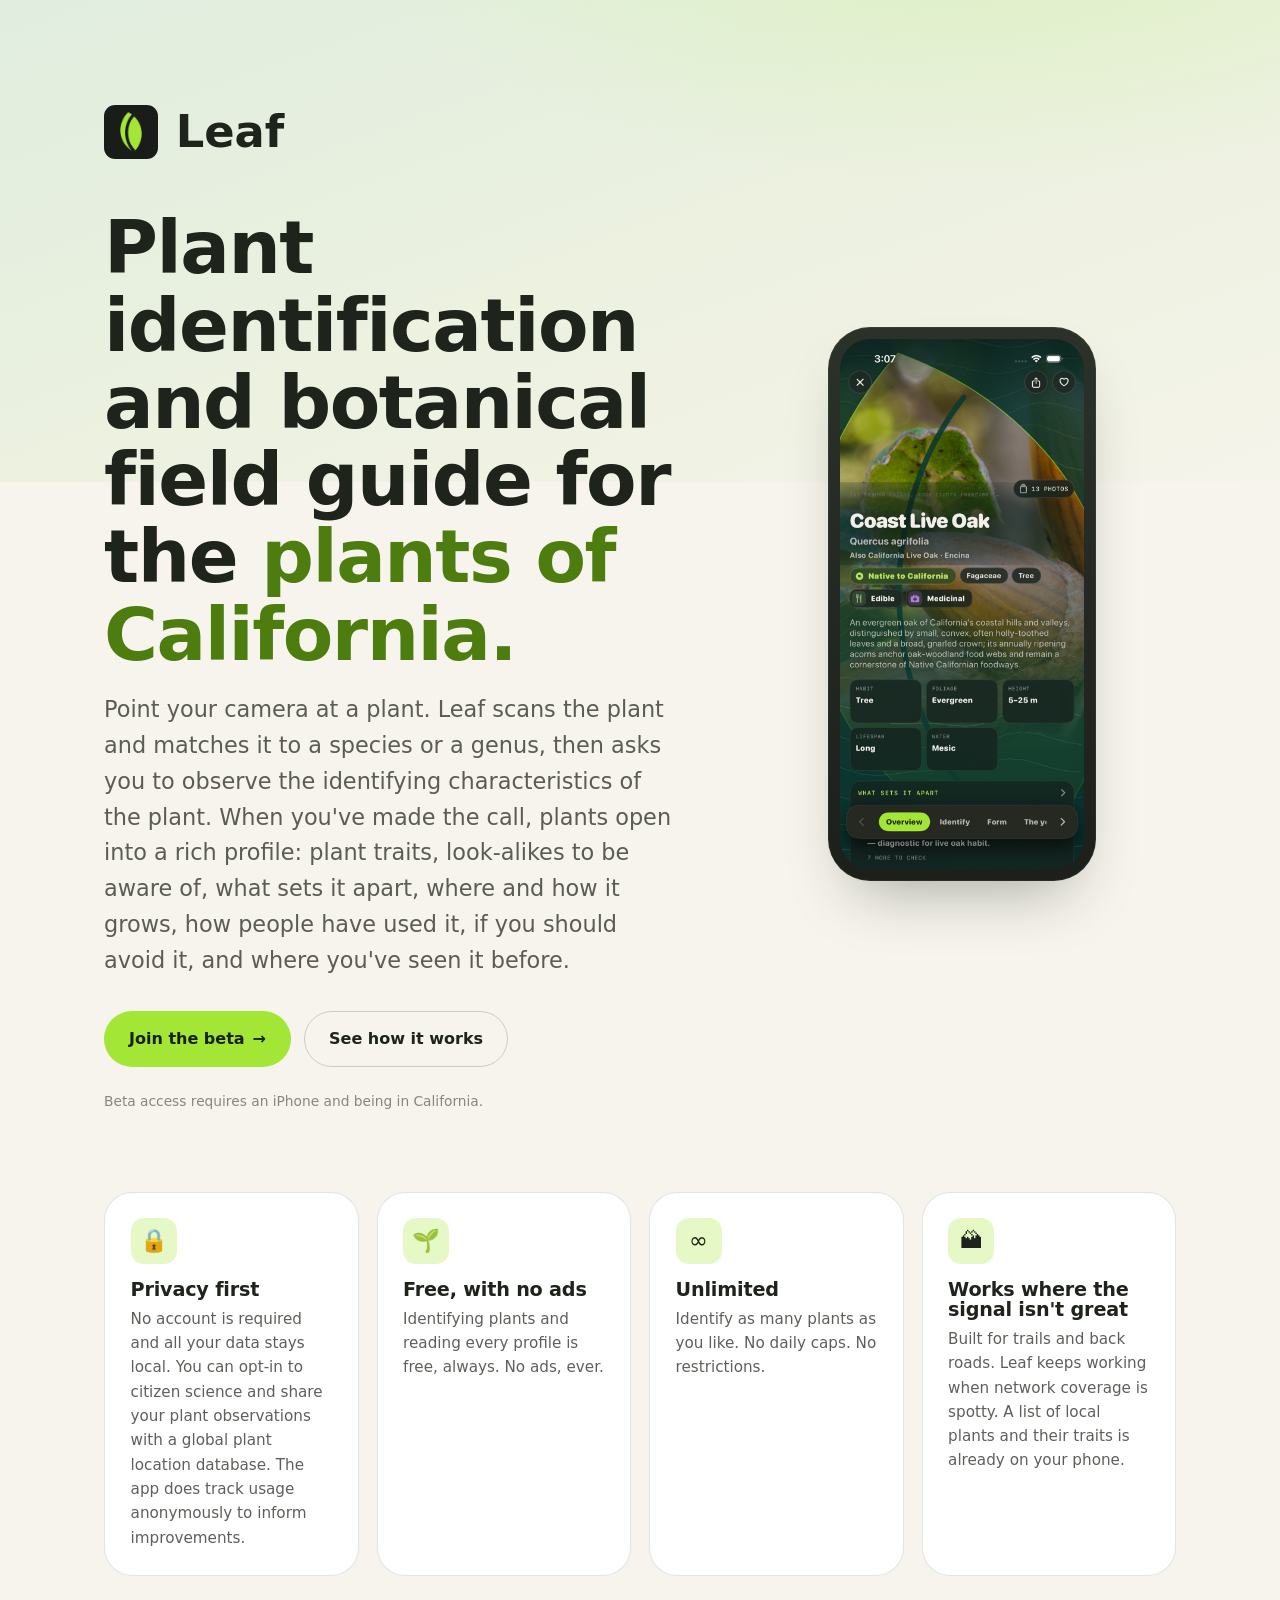
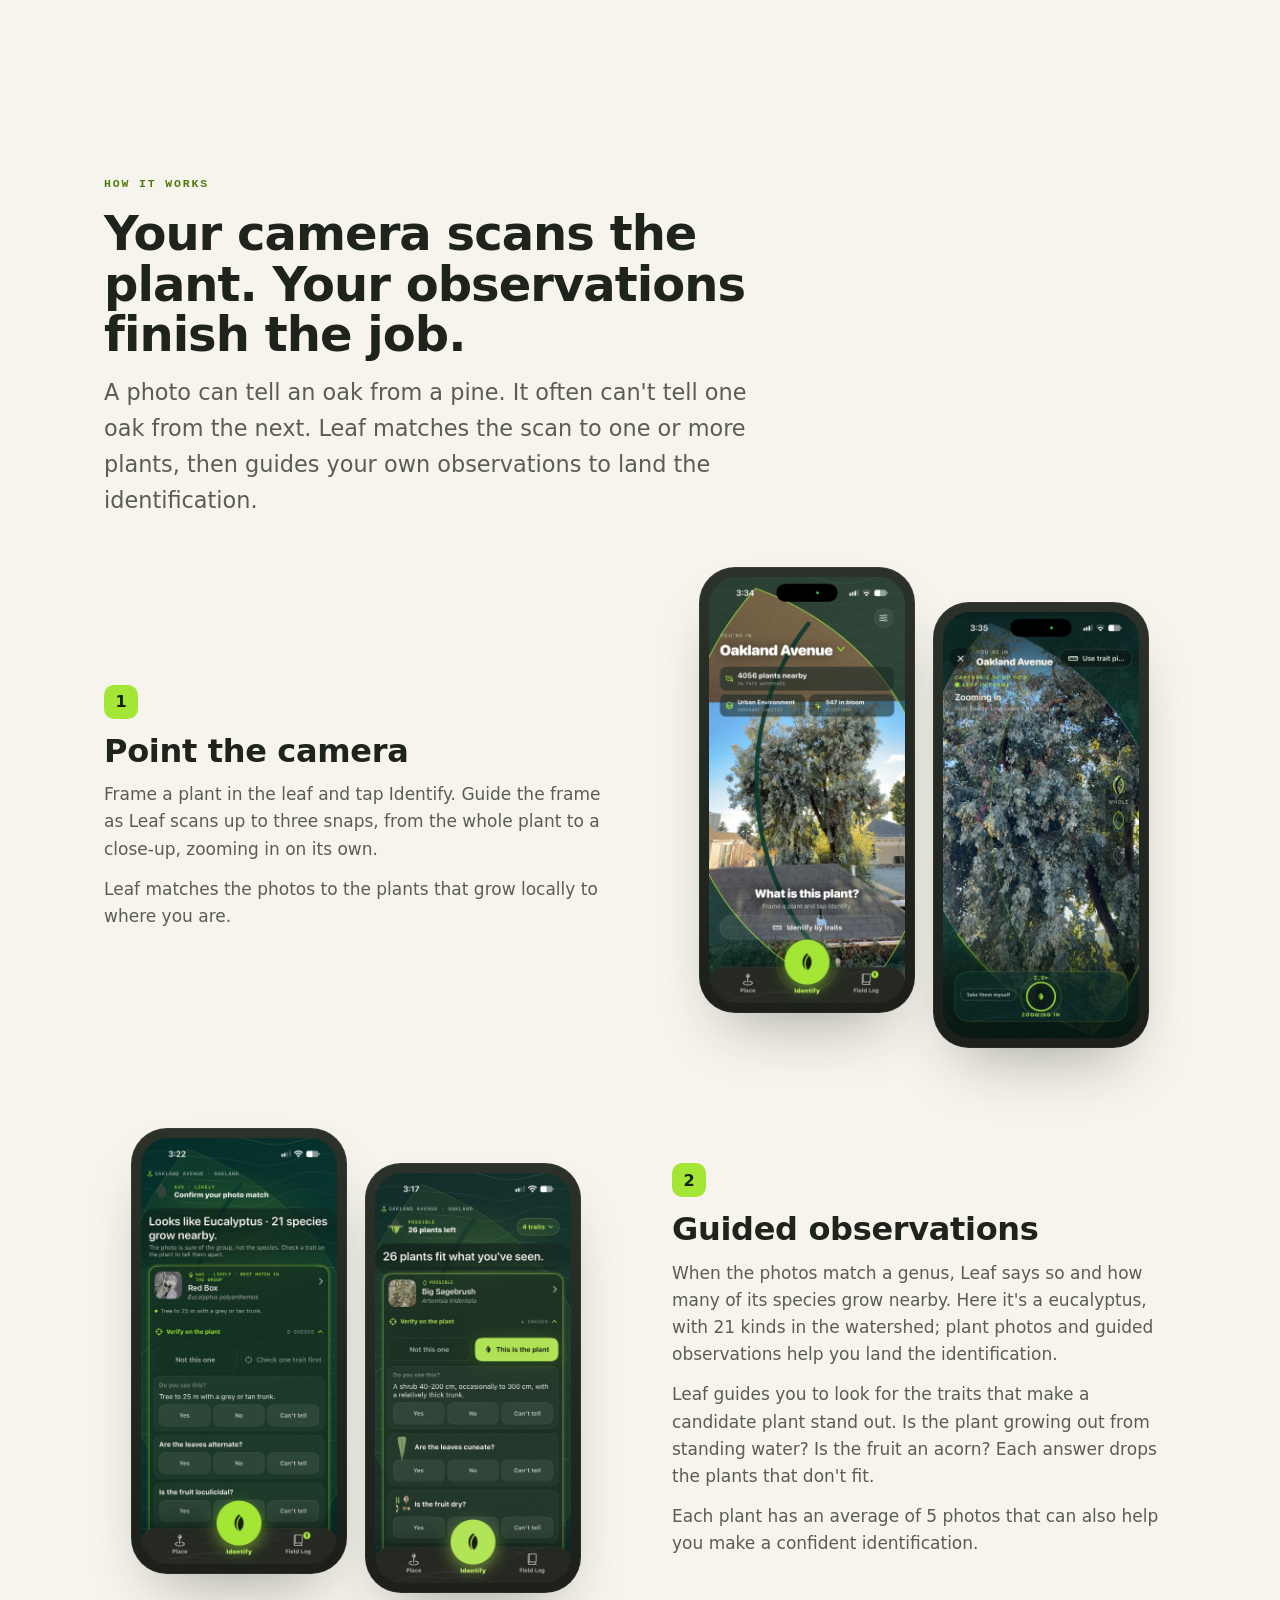
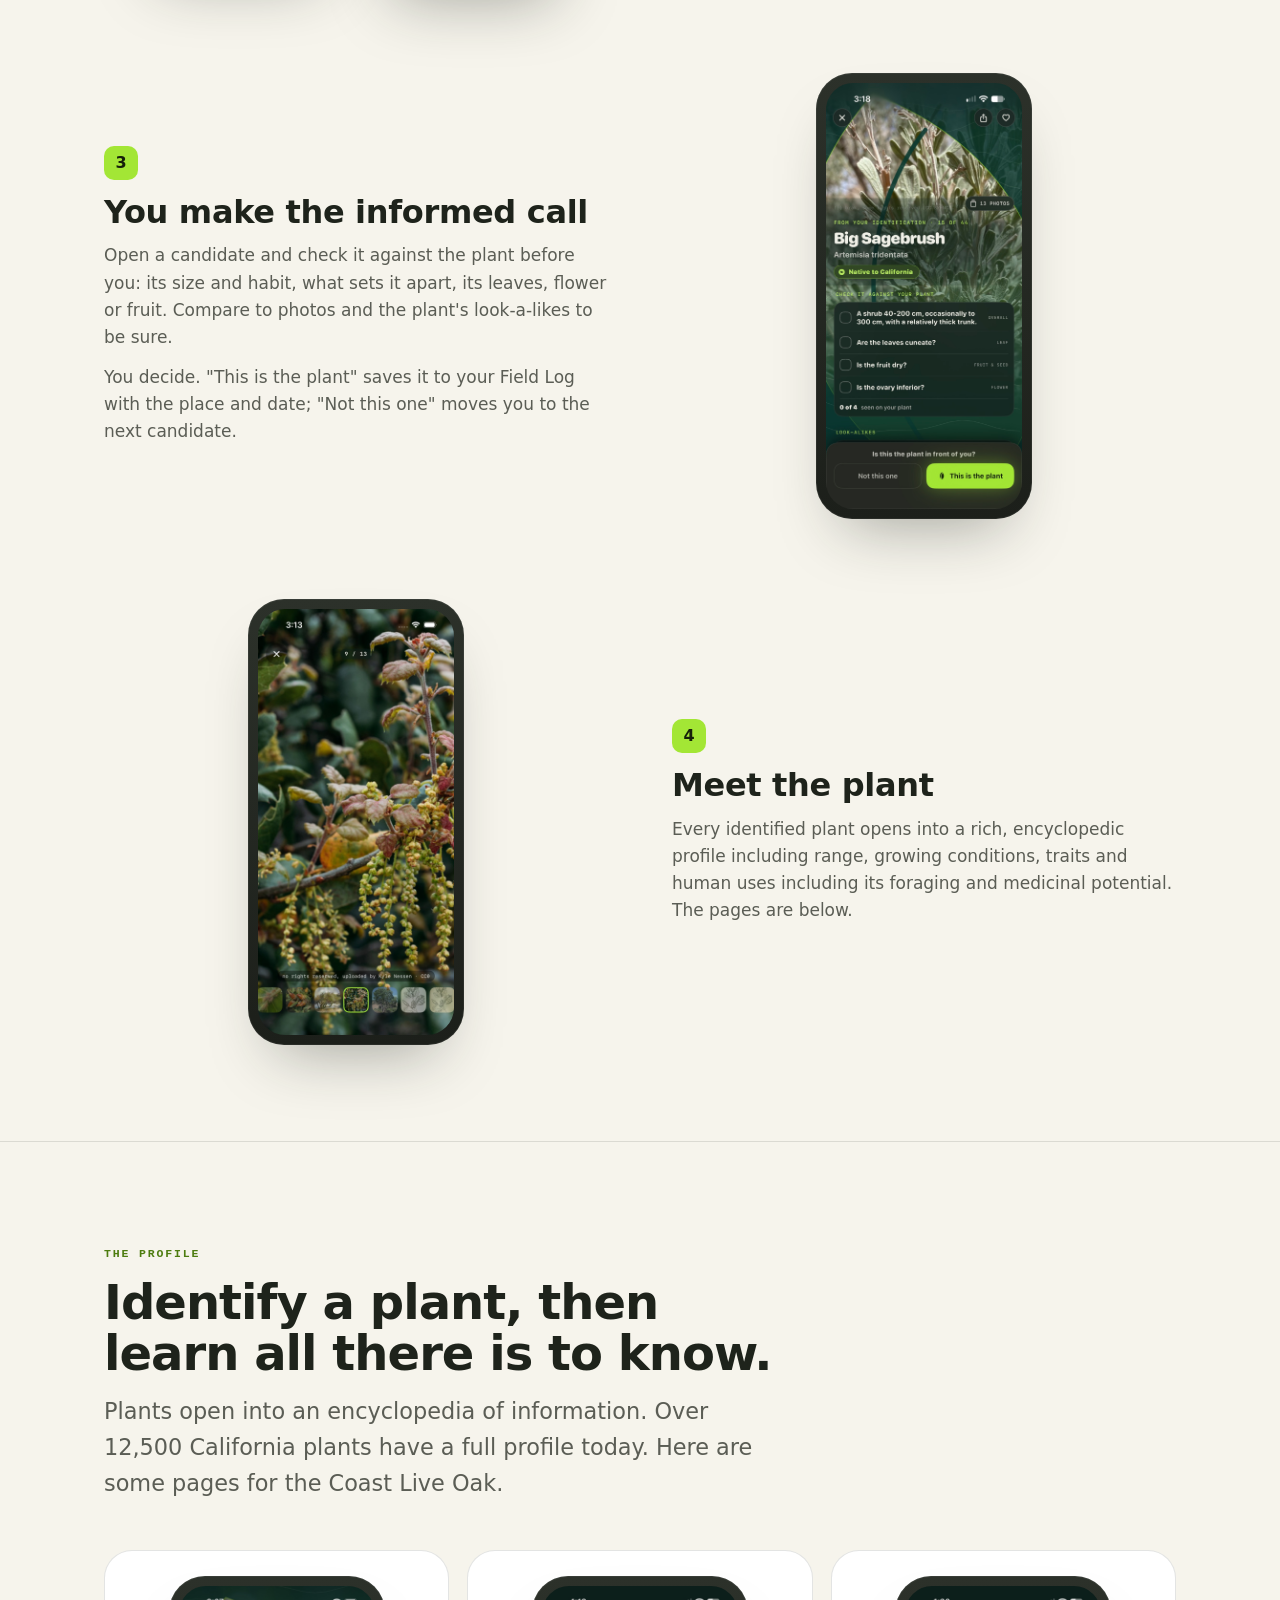
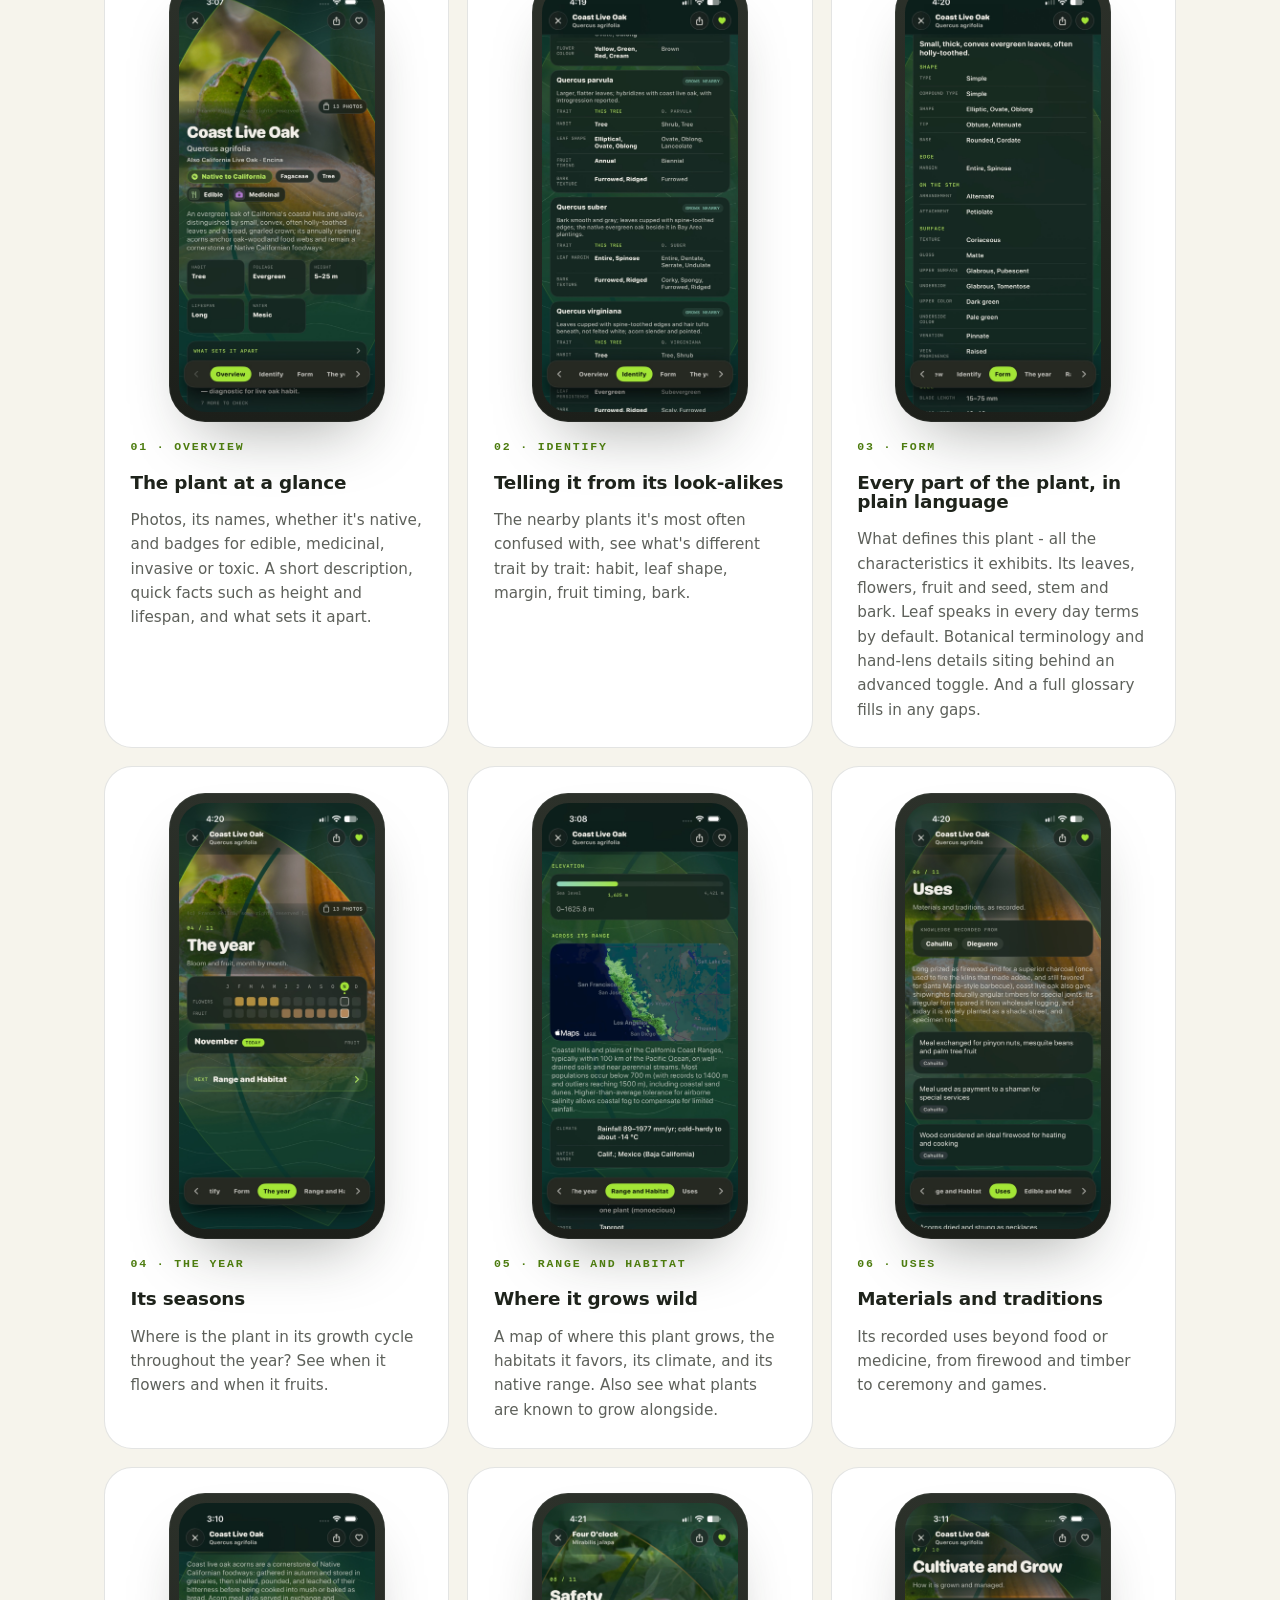
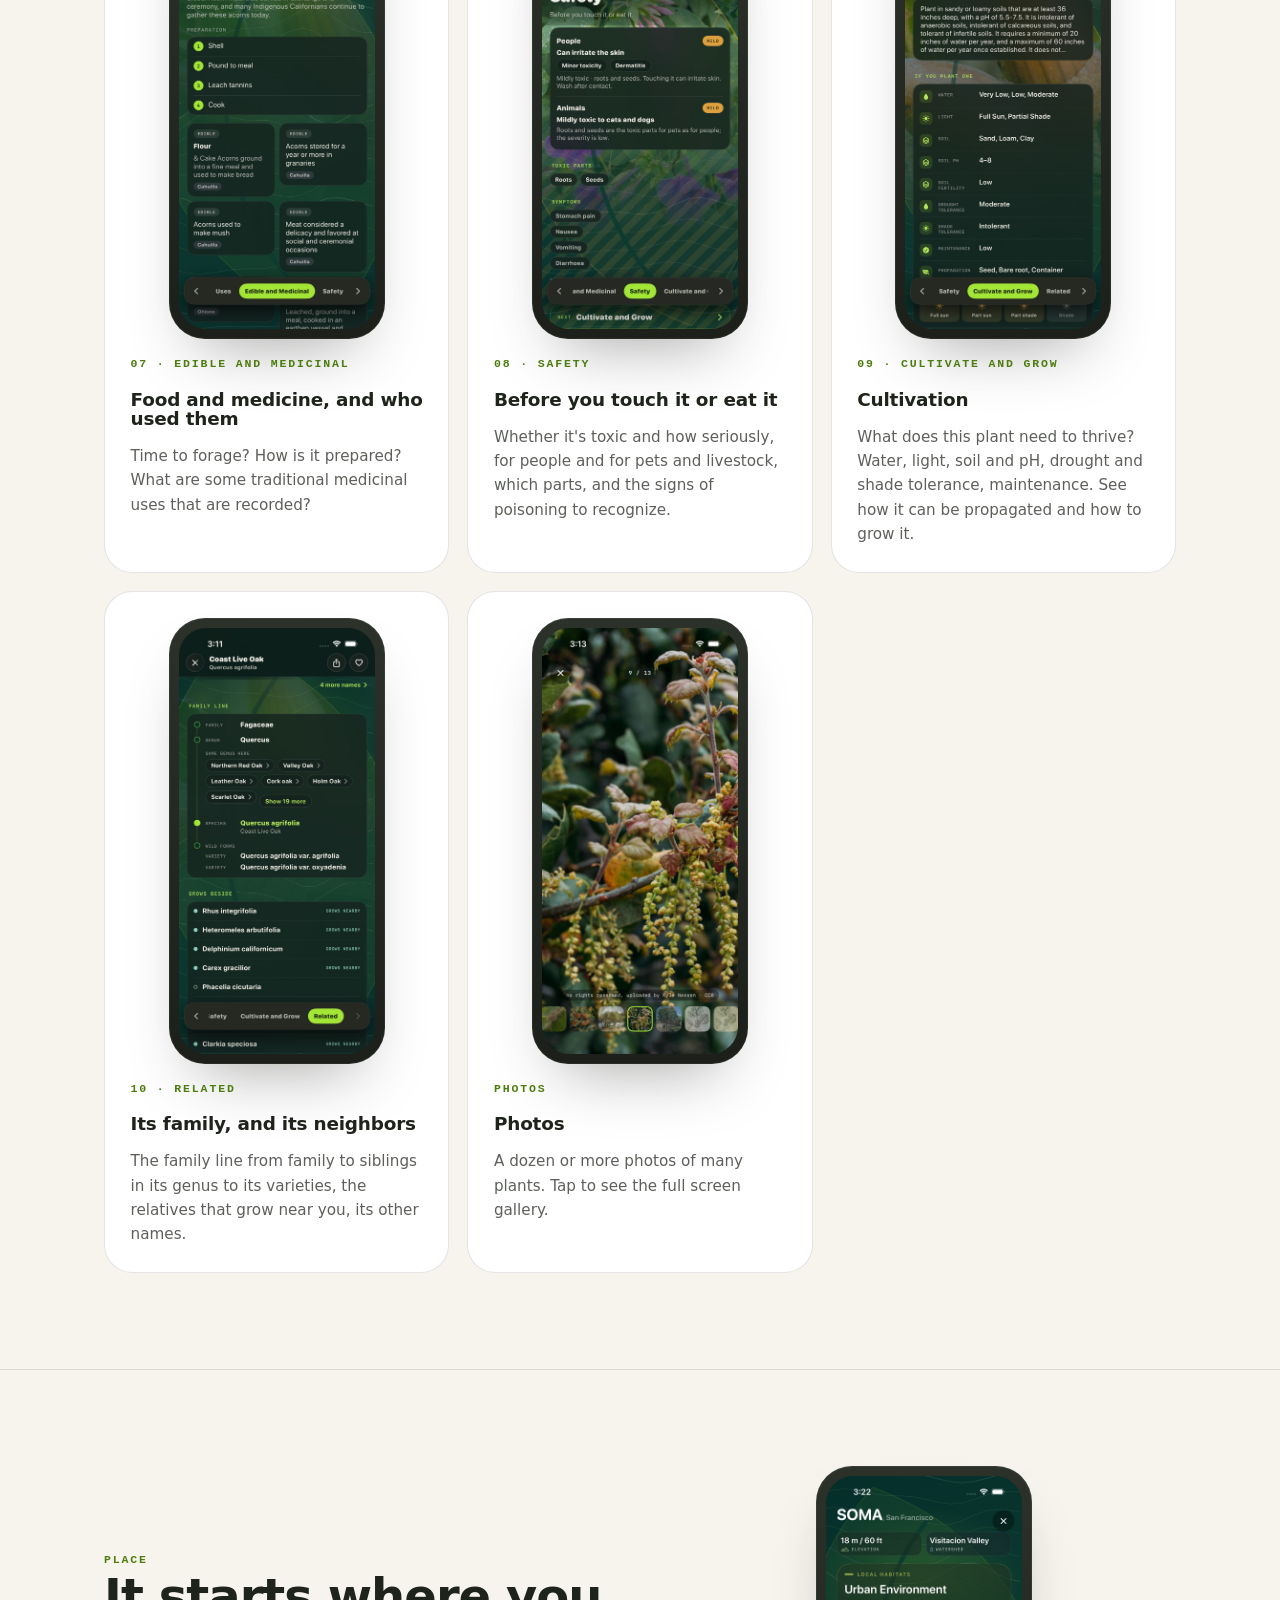
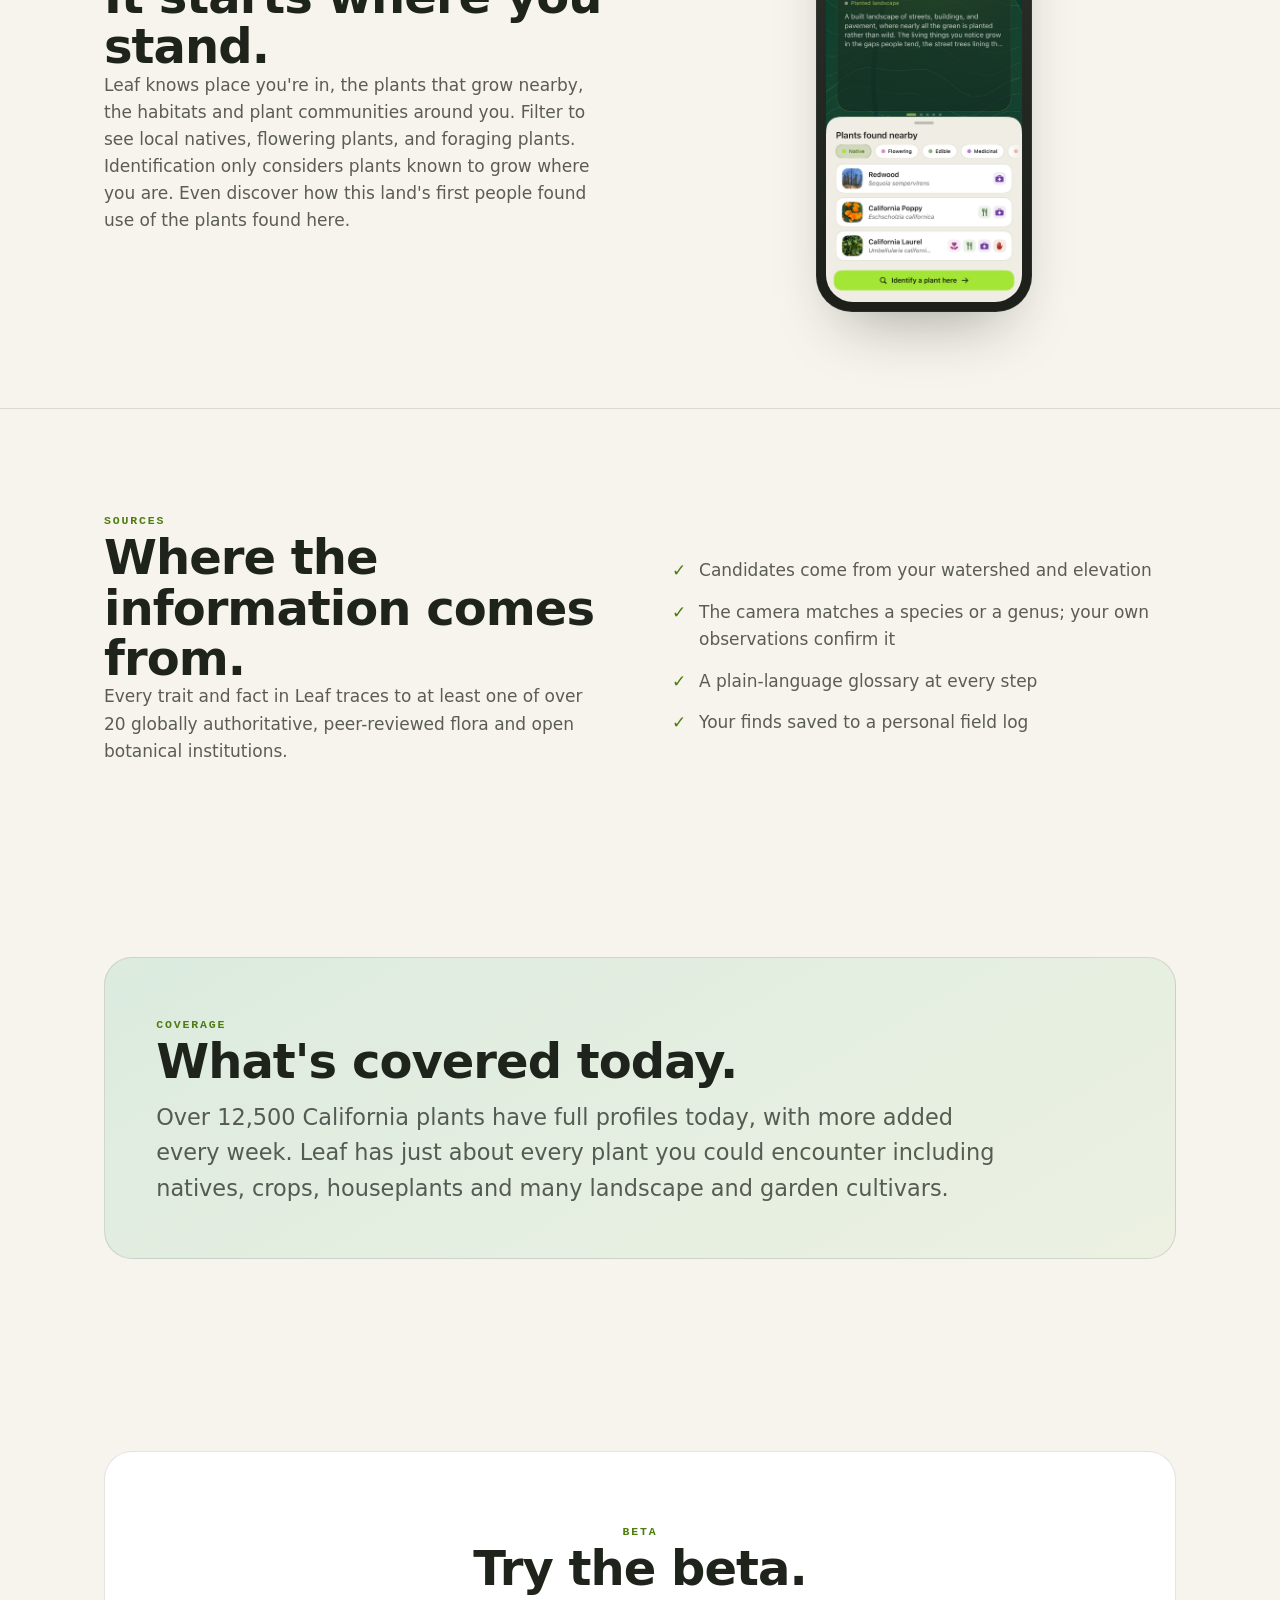
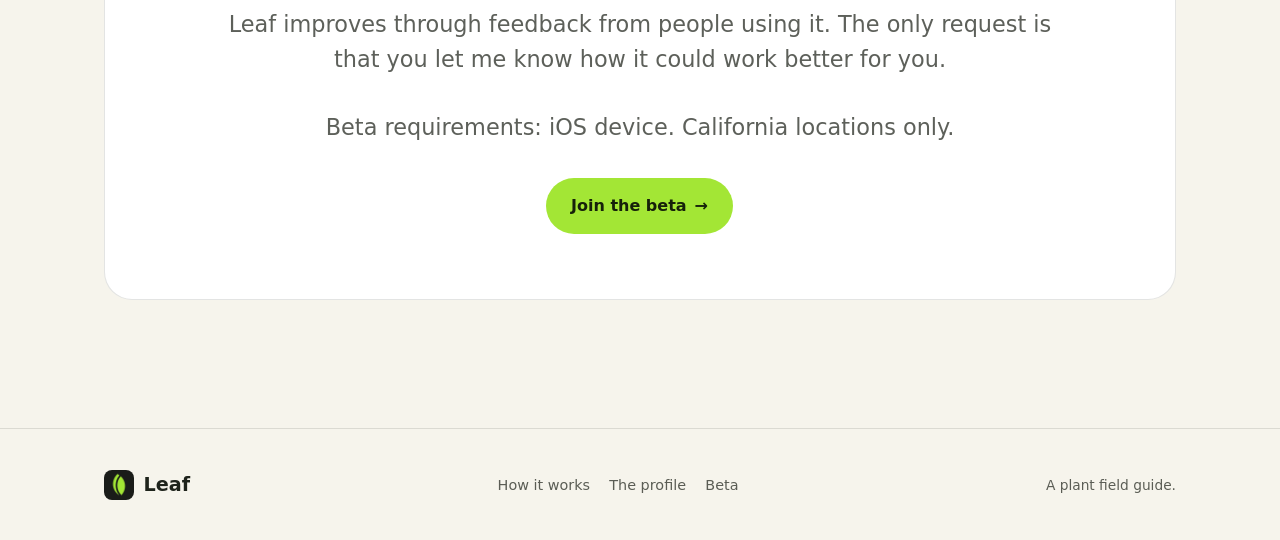
<file: index.html>
<!doctype html>
<html lang="en">
<head>
<meta charset="utf-8">
<meta name="viewport" content="width=device-width, initial-scale=1">
<title>Leaf: A plant field guide for California</title>
<meta name="description" content="Leaf helps you identify the plants around you with your camera and your own observations, then tells their story: what sets them apart, where they grow wild, how to grow them, their uses as food and medicine, and if you should avoid them.">
<meta property="og:title" content="Leaf:  A plant field guide for California">
<meta property="og:description" content="Point your camera, check what you see, and meet the plant: a rich profile for every one.">
<meta property="og:type" content="website">
<link rel="icon" href="leaf-icon.png">
<link rel="apple-touch-icon" href="leaf-icon.png">
<link rel="stylesheet" href="style.css">
</head>
<body>

<header class="hero">
  <div class="wrap">
    <div class="hero-copy">
      <a class="brand hero-brand" href="index.html"><img src="leaf-icon.png" alt=""> Leaf</a>
      <h1>Plant identification and botanical field guide for the <span class="em">plants of California.</span></h1>
      <p class="lede">Point your camera at a plant. Leaf scans the plant and matches it to a species or a genus, then asks you to observe the identifying characteristics of the plant. When you've made the call, plants open into a rich profile: plant traits, look-alikes to be aware of, what sets it apart, where and how it grows, how people have used it, if you should avoid it, and where you've seen it before.</p>
      <div class="hero-cta">
        <a class="btn btn-primary" href="beta.html">Join the beta <span class="arrow">&rarr;</span></a>
        <a class="btn btn-ghost" href="#how">See how it works</a>
      </div>
      <p class="hero-note">Beta access requires an iPhone and being in California.</p>
    </div>

    <div class="hero-mock">
      <div class="phone">
        <img class="phone-img" src="profile-overview.jpg" width="820" height="1782"
             alt="The Leaf profile of Coast Live Oak: a photo of an acorn, the names Quercus agrifolia, California Live Oak and Encina, badges for Native to California, Fagaceae, Tree, Edible and Medicinal, a one-paragraph description, and quick facts for habit, foliage, height, lifespan and water.">
      </div>
    </div>
  </div>
</header>

<!-- PROMISES -->
<section class="section promises" id="promises">
  <div class="wrap">
    <div class="promise-grid">
      <div class="promise reveal">
        <div class="ficon">&#128274;</div>
        <h3>Privacy first</h3>
        <p>No account is required and all your data stays local. You can opt-in to citizen science and share your plant observations with a global plant location database. The app does track usage anonymously to inform improvements.</p>
      </div>
      <div class="promise reveal">
        <div class="ficon">&#127793;</div>
        <h3>Free, with no ads</h3>
        <p>Identifying plants and reading every profile is free, always. No ads, ever.</p>
      </div>      <div class="promise reveal">
        <div class="ficon">&#8734;</div>
        <h3>Unlimited</h3>
        <p>Identify as many plants as you like. No daily caps. No restrictions.</p>
      </div>
      <div class="promise reveal">
        <div class="ficon">&#127956;</div>
        <h3>Works where the signal isn't great</h3>
        <p>Built for trails and back roads. Leaf keeps working when network coverage is spotty. A list of local plants and their traits is already on your phone.</p>
      </div>

    </div>
  </div>
</section>

<!-- HOW IT WORKS -->
<section class="section" id="how">
  <div class="wrap">
    <div class="section-head reveal">
      <span class="eyebrow">How it works</span>
      <h2>Your camera scans the plant. Your observations finish the job.</h2>
      <p class="lede">A photo can tell an oak from a pine. It often can't tell one oak from the next. Leaf matches the scan to one or more plants, then guides your own observations to land the identification.</p>
    </div>

    <div class="flow">
      <div class="flow-step reveal">
        <div class="flow-copy">
          <div class="num">1</div>
          <h3>Point the camera</h3>
          <p>Frame a plant in the leaf and tap Identify. Guide the frame as Leaf scans up to three snaps, from the whole plant to a close-up, zooming in on its own.</p>
          <p>Leaf matches the photos to the plants that grow locally to where you are.</p>
        </div>
        <div class="flow-shots">
          <div class="phone phone-sm">
            <img class="phone-img" loading="lazy" src="flow-camera.jpg" width="820" height="1782"
                 alt="Leaf's home screen on Oakland Avenue: the camera view framed in a large leaf, 4056 plants nearby in this watershed, 547 in bloom, and What is this plant? Frame a plant and tap Identify.">
          </div>
          <div class="phone phone-sm">
            <img class="phone-img" loading="lazy" src="flow-scan.jpg" width="820" height="1782"
                 alt="Leaf scanning a eucalyptus tree: capture 2 of up to 3, leaf in frame, zooming in at 1.6 times, with a strip showing the whole-plant capture done.">
          </div>
        </div>
      </div>

      <div class="flow-step reveal">
        <div class="flow-copy">
          <div class="num">2</div>
          <h3>Guided observations</h3>
          <p>When the photos match a genus, Leaf says so and how many of its species grow nearby. Here it's a eucalyptus, with 21 kinds in the watershed; plant photos and guided observations help you land the identification.</p>
          <p>Leaf guides you to look for the traits that make a candidate plant stand out. Is the plant growing out from standing water? Is the fruit an acorn? Each answer drops the plants that don't fit.</p>
          <p>Each plant has an average of 5 photos that can also help you make a confident identification.</p>
        </div>
        <div class="flow-shots">
          <div class="phone phone-sm">
            <img class="phone-img" loading="lazy" src="flow-photo-match.jpg" width="820" height="1782"
                 alt="Leaf after the photos: 64 percent likely, Looks like Eucalyptus, 21 species grow nearby, with Red Box as the best match in the genus and checks to verify on the plant.">
          </div>
          <div class="phone phone-sm">
            <img class="phone-img" loading="lazy" src="flow-narrow.jpg" width="820" height="1714"
                 alt="Leaf in Oakland: 26 plants fit what you've seen, with Big Sagebrush as a possible match and questions such as Are the leaves cuneate and Is the fruit dry, each with Yes, No and Can't tell.">
          </div>
        </div>
      </div>

      <div class="flow-step reveal">
        <div class="flow-copy">
          <div class="num">3</div>
          <h3>You make the informed call</h3>
          <p>Open a candidate and check it against the plant before you: its size and habit, what sets it apart, its leaves, flower or fruit. Compare to photos and the plant's look-a-likes to be sure.</p>
          <p>You decide. "This is the plant" saves it to your Field Log with the place and date; "Not this one" moves you to the next candidate.</p>
        </div>
        <div class="flow-shots">
          <div class="phone phone-sm">
            <img class="phone-img" loading="lazy" src="flow-confirm.jpg" width="820" height="1782"
                 alt="The Big Sagebrush profile opened from an identification, with Check it against your plant listing four checks, and the question Is this the plant in front of you, with Not this one and This is the plant.">
          </div>
        </div>
      </div>

      <div class="flow-step reveal">
        <div class="flow-copy">
          <div class="num">4</div>
          <h3>Meet the plant</h3>
          <p>Every identified plant opens into a rich, encyclopedic profile including range, growing conditions, traits and human uses including its foraging and medicinal potential. The pages are below.</p>
        </div>
        <div class="flow-shots">
          <div class="phone phone-sm">
            <img class="phone-img" loading="lazy" src="profile-photos.jpg" width="820" height="1782"
                 alt="The photo viewer on Coast Live Oak, photo 9 of 13: hanging catkins and new red leaves, credited to Kyle Nessen, CC0, with a strip of thumbnails including two botanical drawings.">
          </div>
        </div>
      </div>
    </div>
  </div>
</section>

<hr class="divider">

<!-- THE PROFILE -->
<section class="section" id="profile">
  <div class="wrap">
    <div class="section-head reveal">
      <span class="eyebrow">The profile</span>
      <h2>Identify a plant, then learn all there is to know.</h2>
      <p class="lede">Plants open into an encyclopedia of information. Over 12,500 California plants have a full profile today. Here are some pages for the Coast Live Oak.</p>
    </div>

    <div class="page-grid">
      <article class="page-card reveal">
        <div class="phone phone-sm"><img class="phone-img" loading="lazy" src="profile-overview.jpg" width="820" height="1782" alt="The Coast Live Oak Overview page."></div>
        <span class="eyebrow">01 &middot; Overview</span>
        <h3>The plant at a glance</h3>
        <p>Photos, its names, whether it's native, and badges for edible, medicinal, invasive or toxic. A short description, quick facts such as height and lifespan, and what sets it apart.</p>
      </article>
      <article class="page-card reveal">
        <div class="phone phone-sm"><img class="phone-img" loading="lazy" src="profile-identify.jpg" width="820" height="1782" alt="The Coast Live Oak Identify page comparing it trait by trait with Quercus parvula, Quercus suber and Quercus virginiana, each marked grows nearby."></div>
        <span class="eyebrow">02 &middot; Identify</span>
        <h3>Telling it from its look-alikes</h3>
        <p>The nearby plants it's most often confused with, see what's different trait by trait: habit, leaf shape, margin, fruit timing, bark.</p>
      </article>
      <article class="page-card reveal">
        <div class="phone phone-sm"><img class="phone-img" loading="lazy" src="profile-form.jpg" width="820" height="1782" alt="The Coast Live Oak Form page for leaves, with traits grouped under Shape, Edge, On the stem and Surface."></div>
        <span class="eyebrow">03 &middot; Form</span>
        <h3>Every part of the plant, in plain language</h3>
        <p>What defines this plant - all the characteristics it exhibits. Its leaves, flowers, fruit and seed, stem and bark. Leaf speaks in every day terms by default. Botanical terminology and hand-lens details siting behind an advanced toggle. And a full glossary fills in any gaps.</p>
      </article>
      <article class="page-card reveal">
        <div class="phone phone-sm"><img class="phone-img" loading="lazy" src="profile-year.jpg" width="820" height="1782" alt="The Coast Live Oak year page: a month-by-month chart of flowers and fruit, with November marked as today."></div>
        <span class="eyebrow">04 &middot; The year</span>
        <h3>Its seasons</h3>
        <p>Where is the plant in its growth cycle throughout the year? See when it flowers and when it fruits.</p>
      </article>
      <article class="page-card reveal">
        <div class="phone phone-sm"><img class="phone-img" loading="lazy" src="profile-range.jpg" width="820" height="1782" alt="The Coast Live Oak Range and Habitat page with an elevation bar and a range map."></div>
        <span class="eyebrow">05 &middot; Range and habitat</span>
        <h3>Where it grows wild</h3>
        <p>A map of where this plant grows, the habitats it favors, its climate, and its native range. Also see what plants are known to grow alongside.</p>
      </article>
      <article class="page-card reveal">
        <div class="phone phone-sm"><img class="phone-img" loading="lazy" src="profile-uses.jpg" width="820" height="1782" alt="The Coast Live Oak Uses page: knowledge recorded from the Cahuilla and Diegueno, a summary of its uses as firewood, charcoal and timber, and individual records."></div>
        <span class="eyebrow">06 &middot; Uses</span>
        <h3>Materials and traditions</h3>
        <p>Its recorded uses beyond food or medicine, from firewood and timber to ceremony and games.</p>
      </article>
      <article class="page-card reveal">
        <div class="phone phone-sm"><img class="phone-img" loading="lazy" src="profile-edible.jpg" width="820" height="1782" alt="The Coast Live Oak Edible and Medicinal page with the four steps of acorn preparation and records from the Cahuilla and Ohlone."></div>
        <span class="eyebrow">07 &middot; Edible and medicinal</span>
        <h3>Food and medicine, and who used them</h3>
        <p>Time to forage? How is it prepared? What are some traditional medicinal uses that are recorded?</p>
      </article>
      <article class="page-card reveal">
        <div class="phone phone-sm"><img class="phone-img" loading="lazy" src="profile-safety.jpg" width="820" height="1782" alt="The Four O'clock Safety page: mild toxicity for people and for cats and dogs, toxic parts roots and seeds, and symptoms."></div>
        <span class="eyebrow">08 &middot; Safety</span>
        <h3>Before you touch it or eat it</h3>
        <p>Whether it's toxic and how seriously, for people and for pets and livestock, which parts, and the signs of poisoning to recognize.</p>
      </article>
      <article class="page-card reveal">
        <div class="phone phone-sm"><img class="phone-img" loading="lazy" src="profile-grow.jpg" width="820" height="1782" alt="The Coast Live Oak Cultivate and Grow page listing water, light, soil, soil pH, fertility, drought and shade tolerance, maintenance and propagation."></div>
        <span class="eyebrow">09 &middot; Cultivate and grow</span>
        <h3>Cultivation</h3>
        <p>What does this plant need to thrive? Water, light, soil and pH, drought and shade tolerance, maintenance. See how it can be propagated and how to grow it.</p>
      </article>
      <article class="page-card reveal">
        <div class="phone phone-sm"><img class="phone-img" loading="lazy" src="profile-related.jpg" width="820" height="1782" alt="The Coast Live Oak Related page showing its family line, other oaks of the same genus nearby, its wild varieties, and plants that grow beside it."></div>
        <span class="eyebrow">10 &middot; Related</span>
        <h3>Its family, and its neighbors</h3>
        <p>The family line from family to siblings in its genus to its varieties, the relatives that grow near you, its other names. </p>
      </article>
      <article class="page-card reveal">
        <div class="phone phone-sm"><img class="phone-img" loading="lazy" src="profile-photos.jpg" width="820" height="1782" alt="The Coast Live Oak photo viewer."></div>
        <span class="eyebrow">Photos</span>
        <h3>Photos</h3>
        <p>A dozen or more photos of many plants. Tap to see the full screen gallery.</p>
      </article>
    </div>
  </div>
</section>

<hr class="divider">

<!-- PLACE -->
<section class="section" id="place">
  <div class="wrap split">
    <div class="reveal">
      <span class="eyebrow">Place</span>
      <h2>It starts where you stand.</h2>
      <p class="prose muted">Leaf knows place you're in, the plants that grow nearby, the habitats and plant communities around you. Filter to see local natives, flowering plants, and foraging plants. Identification only considers plants known to grow where you are. Even discover how this land's first people found use of the plants found here.</p>
    </div>
    <div class="flow-shots reveal">
      <div class="phone phone-sm">
        <img class="phone-img" loading="lazy" src="place-soma.jpg" width="820" height="1782"
             alt="The Leaf Place screen in SOMA, San Francisco: elevation 18 m, Visitacion Valley watershed, the Urban Environment habitat, and plants found nearby such as Redwood, California Poppy and California Laurel, with an Identify a plant here button.">
      </div>
    </div>
  </div>
</section>

<hr class="divider">

<!-- TRUST -->
<section class="section">
  <div class="wrap split">
    <div class="reveal">
      <span class="eyebrow">Sources</span>
      <h2>Where the information comes from.</h2>
      <p class="prose muted">Every trait and fact in Leaf traces to at least one of over 20 globally authoritative, peer-reviewed flora and open botanical institutions.</p>
    </div>
    <ul class="badge-list reveal">
      <li><span class="tick">&#10003;</span> Candidates come from your watershed and elevation</li>
      <li><span class="tick">&#10003;</span> The camera matches a species or a genus; your own observations confirm it</li>
      <li><span class="tick">&#10003;</span> A plain-language glossary at every step</li>
      <li><span class="tick">&#10003;</span> Your finds saved to a personal field log</li>
    </ul>
  </div>
</section>

<!-- SCOPE -->
<section class="section">
  <div class="wrap">
    <div class="scope reveal">
      <span class="eyebrow">Coverage</span>
      <h2>What's covered today.</h2>
      <p class="lede">Over 12,500 California plants have full profiles today, with more added every week. Leaf has just about every plant you could encounter including natives, crops, houseplants and many landscape and garden cultivars.</p>
    
    </div>
  </div>
</section>

<!-- CTA -->
<section class="section cta-band">
  <div class="wrap">
    <div class="inner reveal">
      <span class="eyebrow">Beta</span>
      <h2>Try the beta.</h2>
      <p class="lede">Leaf improves through feedback from people using it. The only request is that you let me know how it could work better for you.</p>
      <p class="lede">Beta requirements: iOS device. California locations only.</p>
      <div class="hero-cta">
        <a class="btn btn-primary" href="beta.html">Join the beta <span class="arrow">&rarr;</span></a>
      </div>
    </div>
  </div>
</section>

<footer class="footer">
  <div class="wrap">
    <a class="brand" href="index.html"><img src="leaf-icon.png" alt="Leaf"> Leaf</a>
    <div class="flinks">
      <a href="#how">How it works</a>
      <a href="#profile">The profile</a>
      <a href="beta.html">Beta</a>
    </div>
    <span class="muted">A plant field guide.</span>
  </div>
</footer>

<script>
  const io = new IntersectionObserver((entries) => {
    entries.forEach(e => { if (e.isIntersecting) { e.target.classList.add('in'); io.unobserve(e.target); } });
  }, { threshold: 0.12 });
  document.querySelectorAll('.reveal').forEach(el => io.observe(el));
</script>
</body>
</html>
</file>
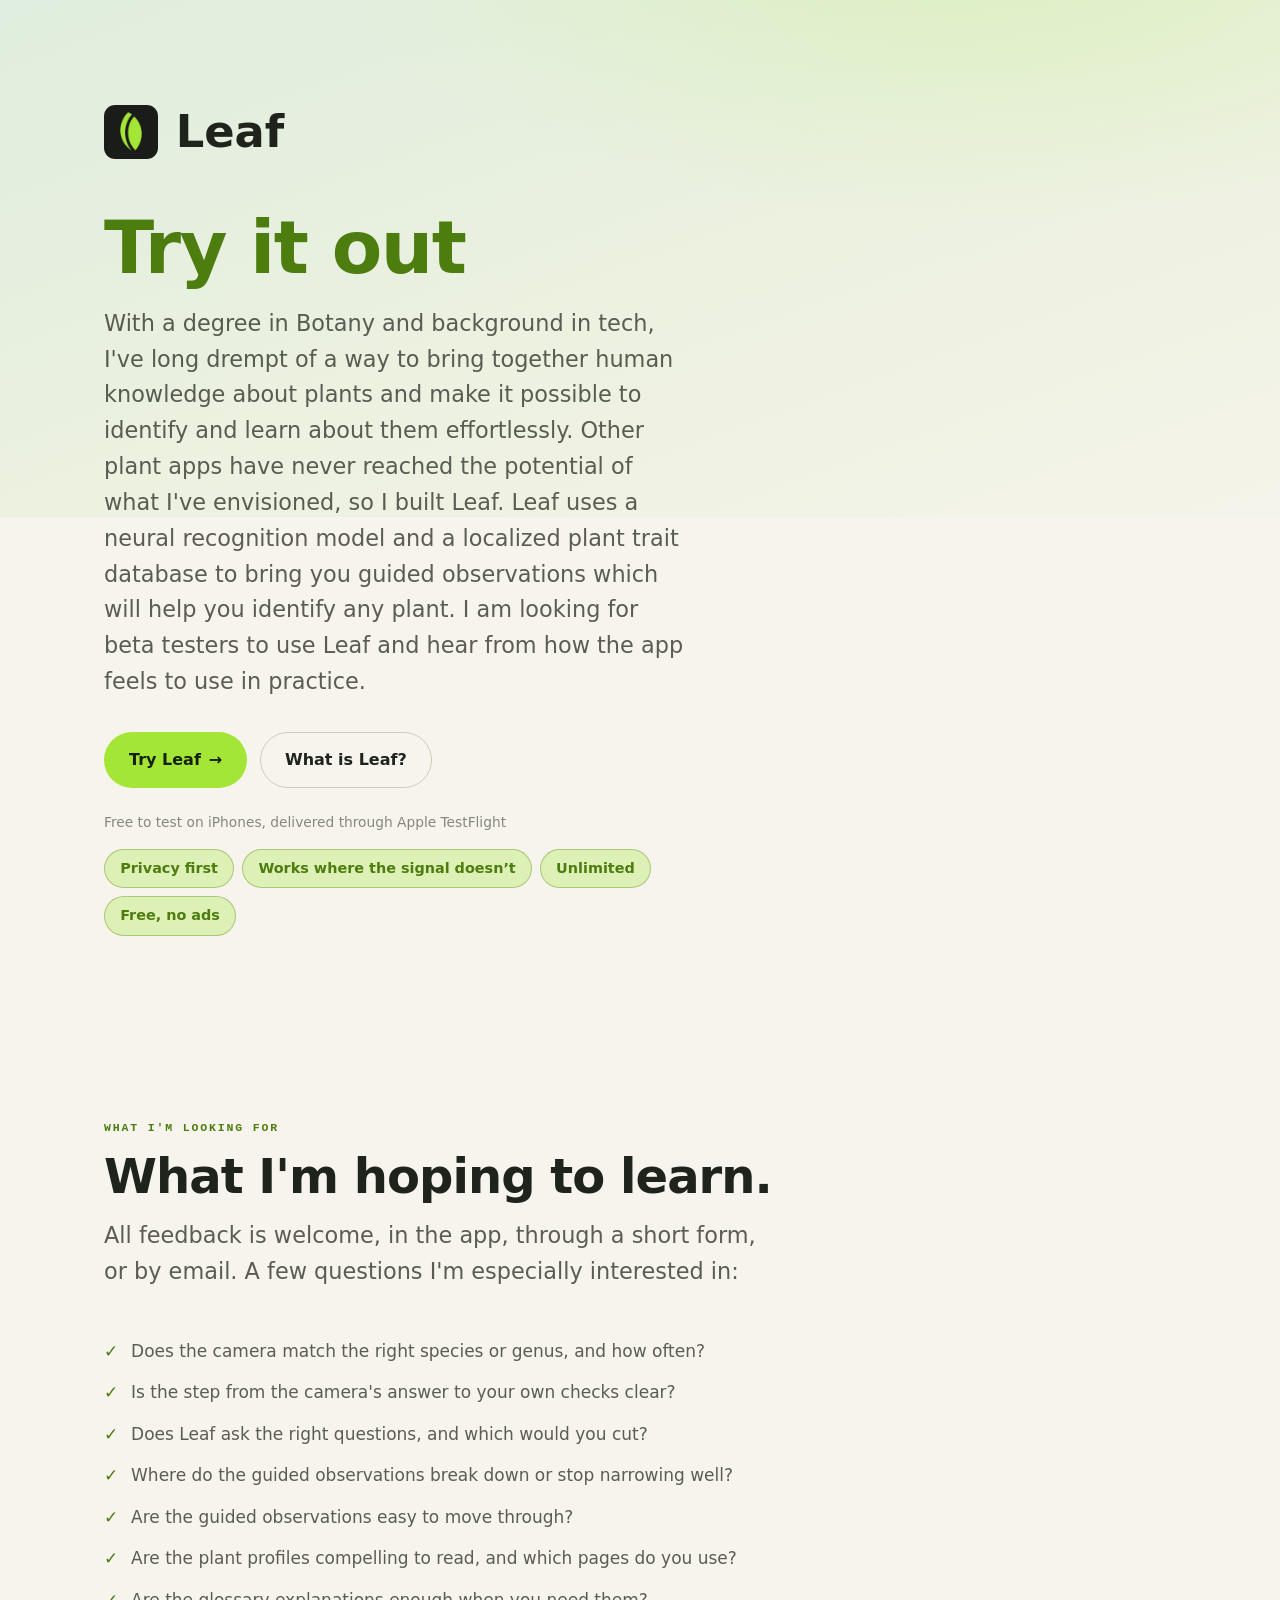
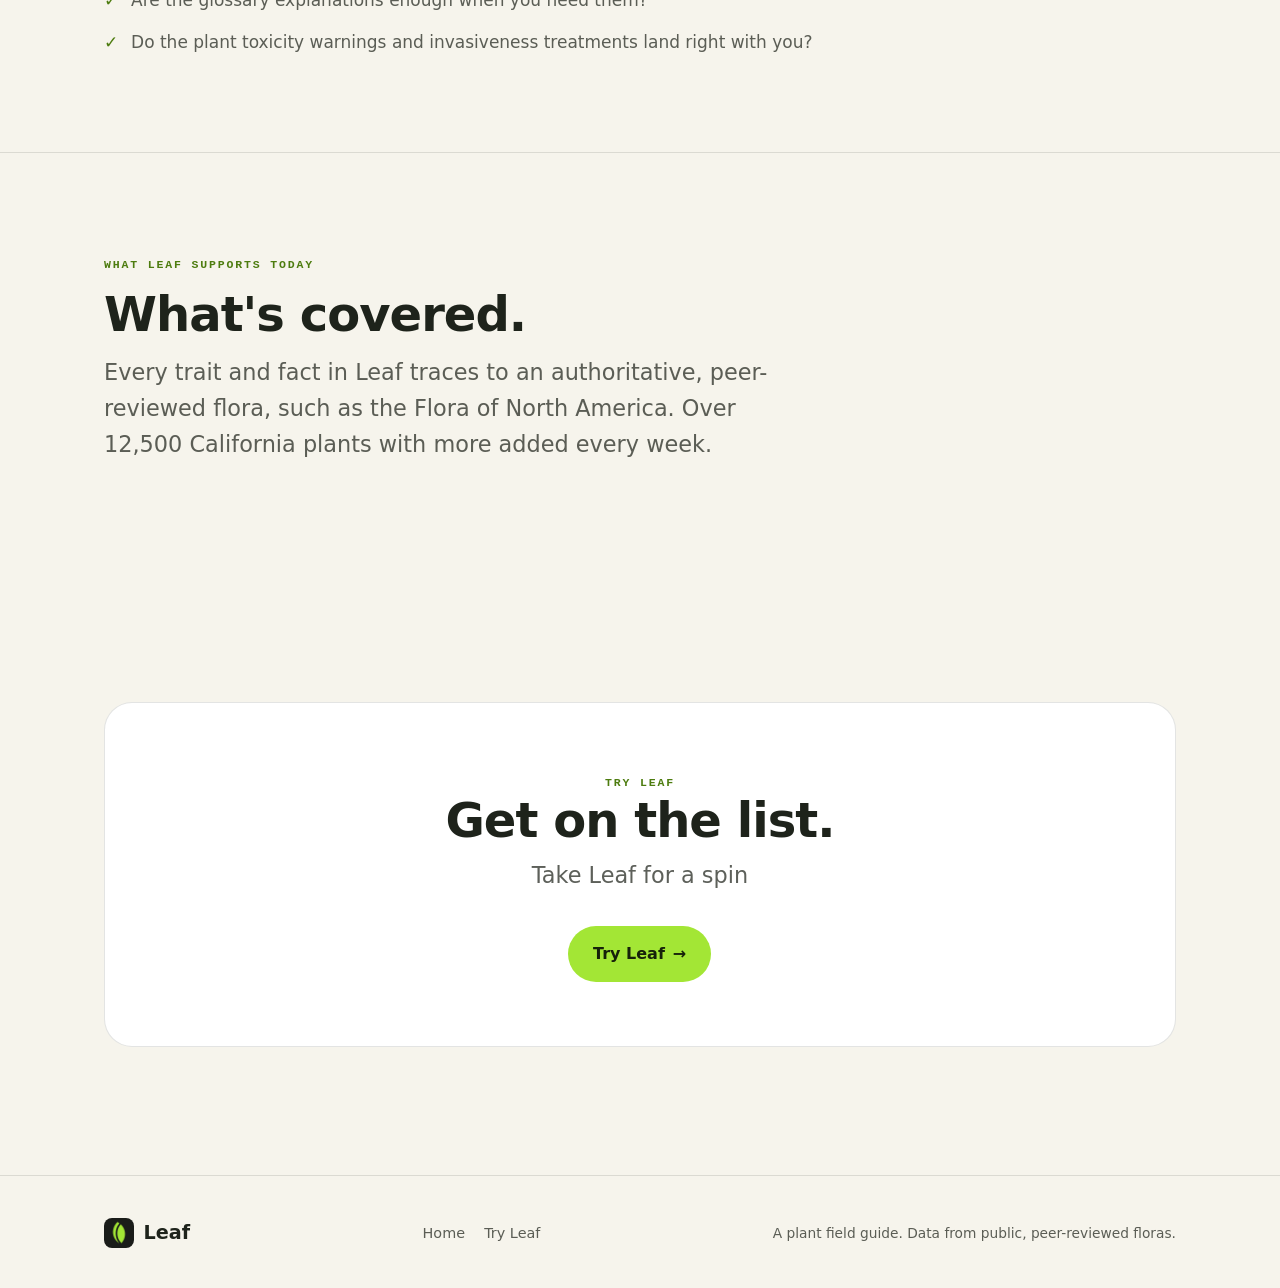
<file: beta.html>
<!doctype html>
<html lang="en">
<head>
<meta charset="utf-8">
<meta name="viewport" content="width=device-width, initial-scale=1">
<title>Leaf Beta</title>
<meta name="description" content="The Leaf beta program. Sign up to test Leaf, the plant field guide for California, and help shape it.">
<meta property="og:title" content="Leaf Beta">
<meta property="og:type" content="website">
<link rel="icon" href="leaf-icon.png">
<link rel="apple-touch-icon" href="leaf-icon.png">
<link rel="stylesheet" href="style.css">
</head>
<body>

<header class="hero">
  <div class="wrap">
    <div class="hero-copy" style="max-width: 62ch;">
      <a class="brand hero-brand" href="index.html"><img src="leaf-icon.png" alt=""> Leaf</a>
      <h1><span class="em">Try it out</span></h1>
      <p class="lede">With a degree in Botany and background in tech, I've long drempt of a way to bring together human knowledge about plants and make it possible to identify and learn about them effortlessly. Other plant apps have never reached the potential of what I've envisioned, so I built Leaf. Leaf uses a neural recognition model and a localized plant trait database to bring you guided observations which will help you identify any plant. I am looking for beta testers to use Leaf and hear from how the app feels to use in practice.</p>
      <div class="hero-cta">
        <a class="btn btn-primary" href="https://forms.gle/doxMxGXL4VbNK1e19" target="_blank" rel="noopener">Try Leaf <span class="arrow">&rarr;</span></a>
        <a class="btn btn-ghost" href="index.html">What is Leaf?</a>
      </div>
      <p class="hero-note">Free to test on iPhones, delivered through Apple TestFlight</p>
      <div class="promise-chips"><span>Privacy first</span><span>Works where the signal doesn&rsquo;t</span><span>Unlimited</span><span>Free, no ads</span></div>
    </div>
  </div>
</header>

<!-- WHAT I'M LOOKING FOR -->
<section class="section">
  <div class="wrap">
    <div class="section-head reveal">
      <span class="eyebrow">What I'm looking for</span>
      <h2>What I'm hoping to learn.</h2>
      <p class="lede">All feedback is welcome, in the app, through a short form, or by email. A few questions I'm especially interested in:</p>
    </div>
    <ul class="badge-list reveal">
      <li><span class="tick">&#10003;</span> Does the camera match the right species or genus, and how often?</li>
      <li><span class="tick">&#10003;</span> Is the step from the camera's answer to your own checks clear?</li>
      <li><span class="tick">&#10003;</span> Does Leaf ask the right questions, and which would you cut?</li>
      <li><span class="tick">&#10003;</span> Where do the guided observations break down or stop narrowing well?</li>
      <li><span class="tick">&#10003;</span> Are the guided observations easy to move through?</li>
      <li><span class="tick">&#10003;</span> Are the plant profiles compelling to read, and which pages do you use?</li>
      <li><span class="tick">&#10003;</span> Are the glossary explanations enough when you need them?</li>
      <li><span class="tick">&#10003;</span> Do the plant toxicity warnings and invasiveness treatments land right with you?</li>
    </ul>
  </div>
</section>

<hr class="divider">

<!-- WHAT LEAF SUPPORTS -->
<section class="section">
  <div class="wrap">
    <div class="section-head reveal">
      <span class="eyebrow">What Leaf supports today</span>
      <h2>What's covered.</h2>
      <p class="lede">Every trait and fact in Leaf traces to an authoritative, peer-reviewed flora, such as the Flora of North America. Over 12,500 California plants with more added every week.</p>
    </div>
  </div>
</section>

<!-- REGISTER CTA -->
<section class="section cta-band">
  <div class="wrap">
    <div class="inner reveal">
      <span class="eyebrow">Try Leaf</span>
      <h2>Get on the list.</h2>
      <p class="lede">Take Leaf for a spin</p>
      <div class="hero-cta">
        <a class="btn btn-primary" href="https://forms.gle/doxMxGXL4VbNK1e19" target="_blank" rel="noopener">Try Leaf <span class="arrow">&rarr;</span></a>
      </div>
    </div>
  </div>
</section>

<footer class="footer">
  <div class="wrap">
    <a class="brand" href="index.html"><img src="leaf-icon.png" alt="Leaf"> Leaf</a>
    <div class="flinks">
      <a href="index.html">Home</a>
      <a href="https://forms.gle/doxMxGXL4VbNK1e19" target="_blank" rel="noopener">Try Leaf</a>
    </div>
    <span class="muted">A plant field guide. Data from public, peer-reviewed floras.</span>
  </div>
</footer>

<script>
  const io = new IntersectionObserver((entries) => {
    entries.forEach(e => { if (e.isIntersecting) { e.target.classList.add('in'); io.unobserve(e.target); } });
  }, { threshold: 0.12 });
  document.querySelectorAll('.reveal').forEach(el => io.observe(el));
</script>
</body>
</html>
</file>
<file: style.css>
/* Leaf — Verdant design system, web edition, light theme.
   Palette drawn from the app's DESIGN.md (Deep Loam / Unbleached Paper / Lime),
   inverted: Unbleached Paper background, Deep Loam ink. */

:root {
  --loam: #f6f4ec;          /* Unbleached Paper - background */
  --loam-2: #f6f4ec00;      /* transparent helper */
  --moss: #ffffff;          /* surface */
  --moss-2: #efece1;        /* elevated */
  --paper: #1e231b;         /* Deep Loam - text */
  --paper-70: rgba(30, 35, 27, 0.72);
  --paper-46: rgba(30, 35, 27, 0.52);
  --lime: #a3e635;          /* accent fills */
  --lime-ink: #16210a;      /* text on lime */
  --fern: #4d7c0f;          /* accent text on light */
  --border: #cfcaba;
  --border-soft: rgba(30, 35, 27, 0.12);

  /* Place-hero gradient, lightened to a sage wash */
  --teal-1: #dcebdf;
  --teal-2: #e4efe1;
  --teal-3: #ecf1e2;

  /* semantic attribute tones */
  --native: #a3e635;
  --flowering: #d98fc0;
  --edible: #8fb07a;
  --medicinal: #b47bd4;
  --invasive: #e0a23c;
  --rare: #7c94c8;

  --maxw: 1120px;
  --radius: 28px;
  --radius-sm: 18px;

  --display: ui-rounded, "SF Pro Rounded", -apple-system, system-ui, "Segoe UI", sans-serif;
  --body: -apple-system, BlinkMacSystemFont, system-ui, "Segoe UI", Roboto, Helvetica, sans-serif;
}

* { box-sizing: border-box; margin: 0; padding: 0; }
html { scroll-behavior: smooth; -webkit-text-size-adjust: 100%; }

body {
  font-family: var(--body);
  background: var(--loam);
  color: var(--paper);
  line-height: 1.6;
  font-size: 17px;
  -webkit-font-smoothing: antialiased;
  overflow-x: hidden;
}

@media (prefers-reduced-motion: reduce) {
  html { scroll-behavior: auto; }
  .reveal { opacity: 1 !important; transform: none !important; }
}

a { color: inherit; text-decoration: none; }
img { max-width: 100%; display: block; }

.wrap { width: 100%; max-width: var(--maxw); margin: 0 auto; padding: 0 24px; }

/* ---------- type ---------- */
h1, h2, h3, .display { font-family: var(--display); font-weight: 700; letter-spacing: -0.02em; line-height: 1.05; }
h1 { font-size: clamp(2.6rem, 7vw, 4.6rem); }
h2 { font-size: clamp(2rem, 4.5vw, 3rem); }
h3 { font-size: 1.3rem; letter-spacing: -0.01em; }
.eyebrow {
  font-family: ui-monospace, "SF Mono", Menlo, monospace;
  font-size: 0.72rem; font-weight: 600; letter-spacing: 0.16em; text-transform: uppercase;
  color: var(--fern);
}
.lede { font-size: clamp(1.1rem, 2.3vw, 1.4rem); color: var(--paper-70); max-width: 60ch; }
.muted { color: var(--paper-70); }
.prose { max-width: 62ch; }
.prose p + p { margin-top: 1rem; }

/* ---------- buttons ---------- */
.btn {
  display: inline-flex; align-items: center; gap: 0.5rem;
  font-family: var(--display); font-weight: 600; font-size: 1rem;
  padding: 0.9rem 1.5rem; border-radius: 999px; border: 1px solid transparent;
  cursor: pointer; transition: transform 0.18s cubic-bezier(0.2,0.8,0.2,1), background 0.18s, border-color 0.18s;
  will-change: transform;
}
.btn:active { transform: scale(0.97); }
.btn-primary { background: var(--lime); color: var(--lime-ink); }
.btn-primary:hover { background: #b6f04f; }
.btn-ghost { background: transparent; color: var(--paper); border-color: var(--border); }
.btn-ghost:hover { border-color: var(--paper-46); }
.btn .arrow { transition: transform 0.18s; }
.btn:hover .arrow { transform: translateX(3px); }

/* ---------- brand ---------- */
.brand { display: flex; align-items: center; gap: 0.6rem; font-family: var(--display); font-weight: 700; font-size: 1.2rem; }
.brand img { width: 30px; height: 30px; border-radius: 8px; }
.hero-brand { width: fit-content; font-size: clamp(2rem, 5vw, 2.8rem); gap: 0.4em; margin-bottom: clamp(1.8rem, 4vw, 2.6rem); }
.hero-brand img { width: 1.2em; height: 1.2em; border-radius: 0.25em; }

/* ---------- hero ---------- */
.hero { position: relative; overflow: hidden; padding: clamp(3rem, 8vw, 6rem) 0 clamp(3rem, 7vw, 5rem); }
.hero::before {
  content: ""; position: absolute; inset: -20% -10% auto -10%; height: 720px; z-index: 0;
  background:
    radial-gradient(60% 55% at 72% 20%, rgba(163, 230, 53, 0.16), transparent 70%),
    linear-gradient(160deg, var(--teal-1), var(--teal-3) 60%, var(--loam));
  filter: saturate(115%);
}
.hero .wrap { position: relative; z-index: 1; display: grid; grid-template-columns: 1.15fr 0.85fr; gap: clamp(2rem, 5vw, 4rem); align-items: center; }
.hero-copy .eyebrow { display: inline-block; margin-bottom: 1.1rem; }
.hero-copy h1 { margin-bottom: 1.2rem; }
.hero-copy h1 .em { color: var(--fern); }
.hero-copy .lede { margin-bottom: 2rem; }
.hero-cta { display: flex; flex-wrap: wrap; gap: 0.8rem; }
.hero-note { margin-top: 1.4rem; font-size: 0.86rem; color: var(--paper-46); }
@media (max-width: 860px) {
  .hero .wrap { grid-template-columns: 1fr; }
  .hero-mock { order: -1; margin: 0 auto; }
}

/* ---------- phone mockup (CSS only) ---------- */
.hero-mock { justify-self: center; }
.phone {
  width: 268px; border-radius: 42px; padding: 12px;
  background: linear-gradient(#2c312a, #1c1f1a);
  box-shadow: 0 32px 64px -28px rgba(30, 35, 27, 0.4), 0 0 0 1px rgba(255,255,255,0.06) inset;
}
.phone-img { display: block; width: 100%; height: auto; border-radius: 30px; }
.phone-screen {
  border-radius: 32px; overflow: hidden; background: linear-gradient(170deg, var(--teal-1), var(--teal-3) 55%, #0c211d);
  padding: 22px 16px 16px; height: 540px; position: relative;
}
.phone-screen::after { content: ""; position: absolute; inset: 0; background: radial-gradient(70% 40% at 80% 8%, rgba(163,230,53,0.14), transparent 65%); }
.mock-loc { font-family: ui-monospace, monospace; font-size: 0.6rem; letter-spacing: 0.14em; color: rgba(242,240,233,0.55); text-transform: uppercase; }
.mock-h { font-family: var(--display); font-weight: 700; font-size: 1.35rem; margin: 4px 0 2px; }
.mock-sub { font-size: 0.72rem; color: rgba(242,240,233,0.6); margin-bottom: 14px; }
.mock-chips { display: flex; gap: 6px; flex-wrap: wrap; margin-bottom: 14px; }
.chip { font-size: 0.62rem; font-weight: 600; padding: 4px 9px; border-radius: 999px; background: rgba(255,255,255,0.08); color: rgba(242,240,233,0.85); }
.chip.on { background: var(--lime); color: var(--lime-ink); }
.mock-row { display: flex; align-items: center; gap: 10px; padding: 9px 10px; border-radius: 14px; background: rgba(255,255,255,0.055); margin-bottom: 7px; position: relative; z-index: 1; }
.mock-thumb { width: 34px; height: 34px; border-radius: 9px; flex: none; }
.mock-name { font-size: 0.78rem; font-weight: 600; }
.mock-latin { font-size: 0.64rem; font-style: italic; color: rgba(242,240,233,0.55); }
.mock-dot { width: 8px; height: 8px; border-radius: 50%; margin-left: auto; }

/* ---------- generic sections ---------- */
.section { padding: clamp(3.5rem, 8vw, 6rem) 0; }
.section-head { max-width: 62ch; margin-bottom: 3rem; }
.section-head .eyebrow { display: inline-block; margin-bottom: 0.9rem; }
.section-head h2 { margin-bottom: 1rem; }
.divider { border: none; border-top: 1px solid var(--border-soft); }

/* feature list — asymmetric, not identical cards */
.features { display: grid; grid-template-columns: repeat(2, 1fr); gap: 18px; }
.feature {
  background: var(--moss); border: 1px solid var(--border-soft); border-radius: var(--radius);
  padding: 1.8rem; position: relative; overflow: hidden;
}
.feature.wide { grid-column: 1 / -1; }
.feature .ficon {
  width: 46px; height: 46px; border-radius: 13px; display: grid; place-items: center;
  font-size: 1.4rem; margin-bottom: 1.1rem; background: rgba(163,230,53,0.28);
}
.feature h3 { margin-bottom: 0.5rem; }
.feature p { color: var(--paper-70); font-size: 0.98rem; }
@media (max-width: 680px) { .features { grid-template-columns: 1fr; } }

/* steps */
.steps { display: grid; grid-template-columns: repeat(4, 1fr); gap: 16px; counter-reset: step; }
.step { padding: 1.4rem 0; }
.step .num {
  font-family: var(--display); font-weight: 700; font-size: 1rem; color: var(--lime-ink);
  width: 34px; height: 34px; border-radius: 10px; background: var(--lime); display: grid; place-items: center; margin-bottom: 1rem;
}
.step h3 { font-size: 1.05rem; margin-bottom: 0.4rem; }
.step p { color: var(--paper-70); font-size: 0.92rem; }
@media (max-width: 780px) { .steps { grid-template-columns: 1fr 1fr; } }
@media (max-width: 460px) { .steps { grid-template-columns: 1fr; } }

/* trust / split */
.split { display: grid; grid-template-columns: 1fr 1fr; gap: clamp(2rem,5vw,4rem); align-items: center; }
@media (max-width: 780px) { .split { grid-template-columns: 1fr; } }
.badge-list { list-style: none; display: grid; gap: 0.9rem; margin-top: 1.5rem; }
.badge-list li { display: flex; gap: 0.8rem; align-items: flex-start; color: var(--paper-70); }
.badge-list .tick { color: var(--fern); font-weight: 700; flex: none; }

/* scope callout */
.scope {
  background: linear-gradient(150deg, var(--teal-1), var(--teal-3));
  border: 1px solid var(--border-soft); border-radius: var(--radius);
  padding: clamp(2rem, 5vw, 3.2rem);
}
.scope h2 { margin-bottom: 0.8rem; }
.scope .tags { display: flex; flex-wrap: wrap; gap: 8px; margin-top: 1.4rem; }
.tag { font-size: 0.82rem; font-weight: 600; padding: 0.4rem 0.85rem; border-radius: 999px; background: rgba(30,35,27,0.05); border: 1px solid var(--border-soft); }
.tag.off { opacity: 0.55; background: transparent; }
.tag.on { background: rgba(163,230,53,0.3); border-color: rgba(77,124,15,0.35); color: var(--fern); }

/* cta band */
.cta-band { text-align: center; }
.cta-band .inner {
  background: var(--moss); border: 1px solid var(--border-soft); border-radius: var(--radius);
  padding: clamp(2.6rem, 6vw, 4rem);
}
.cta-band h2 { margin-bottom: 0.8rem; }
.cta-band .lede { margin: 0 auto 2rem; }
.cta-band .hero-cta { justify-content: center; }

/* faq */
.faq { display: grid; gap: 14px; }
.faq details {
  background: var(--moss); border: 1px solid var(--border-soft); border-radius: var(--radius-sm); padding: 1.2rem 1.4rem;
}
.faq summary { font-family: var(--display); font-weight: 600; font-size: 1.05rem; cursor: pointer; list-style: none; display: flex; justify-content: space-between; align-items: center; }
.faq summary::-webkit-details-marker { display: none; }
.faq summary::after { content: "+"; color: var(--fern); font-size: 1.4rem; font-weight: 400; }
.faq details[open] summary::after { content: "\2013"; }
.faq p { color: var(--paper-70); margin-top: 0.8rem; font-size: 0.96rem; }

/* footer */
.footer { border-top: 1px solid var(--border-soft); padding: 2.6rem 0; margin-top: 2rem; }
.footer .wrap { display: flex; flex-wrap: wrap; gap: 1rem; justify-content: space-between; align-items: center; }
.footer .muted { font-size: 0.86rem; }
.footer .flinks { display: flex; gap: 1.2rem; font-size: 0.9rem; }
.footer .flinks a { color: var(--paper-70); }
.footer .flinks a:hover { color: var(--paper); }

/* ---------- screenshots gallery ---------- */
.screens { padding-bottom: clamp(2.5rem, 6vw, 4rem); }
.screens .section-head { margin-bottom: 1.5rem; }
.shots-scroller {
  overflow-x: auto; -webkit-overflow-scrolling: touch;
  scroll-snap-type: x proximity; scrollbar-width: none;
  padding: 1.5rem 0 1rem;
}
.shots-scroller::-webkit-scrollbar { display: none; }
.shots {
  display: flex; align-items: flex-start; gap: 26px; width: max-content;
  margin: 0 auto;
  padding: 0 max(24px, calc((100vw - var(--maxw)) / 2 + 24px));
}
.shot { flex: none; scroll-snap-align: center; margin: 0; }
.shot:nth-child(even) { margin-top: 2.2rem; }
.phone-sm { width: 216px; border-radius: 36px; padding: 10px; }
.phone-sm .phone-img { border-radius: 27px; }
.shot figcaption {
  max-width: 216px; margin: 1rem auto 0; text-align: center;
  font-size: 0.85rem; line-height: 1.45; color: var(--paper-70);
}
@media (max-width: 560px) {
  .shot:nth-child(even) { margin-top: 0; }
  .phone-sm { width: 200px; }
  .shot figcaption { max-width: 200px; }
}

/* scroll reveal */
.reveal { opacity: 0; transform: translateY(18px); transition: opacity 0.7s cubic-bezier(0.2,0.8,0.2,1), transform 0.7s cubic-bezier(0.2,0.8,0.2,1); }
.reveal.in { opacity: 1; transform: none; }

/* ---------- the flow: camera, traits, identification (2026-11-20) ---------- */
.flow { display: grid; gap: clamp(3rem, 7vw, 5rem); }
.flow-step { display: grid; grid-template-columns: 1fr 1fr; gap: clamp(2rem, 5vw, 4rem); align-items: center; }
.flow-step:nth-child(even) .flow-copy { order: 2; }
.flow-copy .num {
  font-family: var(--display); font-weight: 700; font-size: 1rem; color: var(--lime-ink);
  width: 34px; height: 34px; border-radius: 10px; background: var(--lime); display: grid; place-items: center; margin-bottom: 1rem;
}
.flow-copy h3 { font-size: clamp(1.5rem, 3vw, 2rem); margin-bottom: 0.8rem; }
.flow-copy p { color: var(--paper-70); max-width: 52ch; }
.flow-copy p + p { margin-top: 0.8rem; }
.flow-shots { display: flex; gap: 18px; justify-content: center; align-items: flex-start; flex-wrap: wrap; }
.flow-shots .phone-sm:nth-child(2) { margin-top: 2.2rem; }
.shot-slot {
  width: 216px; aspect-ratio: 820 / 1782; border-radius: 36px; border: 2px dashed var(--border);
  display: grid; place-items: center; text-align: center; padding: 1.5rem; color: var(--paper-46); font-size: 0.85rem;
}
@media (max-width: 780px) {
  .flow-step { grid-template-columns: 1fr; }
  .flow-step:nth-child(even) .flow-copy { order: 0; }
  .flow-shots .phone-sm:nth-child(2) { margin-top: 0; }
}

/* ---------- the profile's pages ---------- */
.page-grid { display: grid; grid-template-columns: repeat(3, 1fr); gap: 18px; }
.page-card {
  background: var(--moss); border: 1px solid var(--border-soft); border-radius: var(--radius);
  padding: 1.6rem; display: grid; gap: 1rem; align-content: start; min-width: 0;
}
.page-card .phone-sm { margin: 0 auto; }
.page-card h3 { font-size: 1.15rem; }
.page-card p { color: var(--paper-70); font-size: 0.95rem; }
.page-card .eyebrow { display: block; }
.page-list { display: grid; grid-template-columns: repeat(auto-fit, minmax(220px, 1fr)); gap: 18px; margin-top: 18px; }
.page-list .page-card { padding: 1.4rem; }
@media (max-width: 960px) { .page-grid { grid-template-columns: repeat(2, 1fr); } }
@media (max-width: 600px) { .page-grid { grid-template-columns: 1fr; } }

/* ---------- the four promises (2026-11-20) ---------- */
.promises { padding-top: 0; }
.promise-grid { display: grid; grid-template-columns: repeat(4, 1fr); gap: 18px; }
.promise {
  background: var(--moss); border: 1px solid var(--border-soft); border-radius: var(--radius);
  padding: 1.6rem; min-width: 0;
}
.promise .ficon {
  width: 46px; height: 46px; border-radius: 13px; display: grid; place-items: center;
  font-size: 1.4rem; margin-bottom: 1rem; background: rgba(163,230,53,0.28);
}
.promise h3 { font-size: 1.2rem; margin-bottom: 0.4rem; }
.promise p { color: var(--paper-70); font-size: 0.95rem; }
@media (max-width: 900px) { .promise-grid { grid-template-columns: 1fr 1fr; } }
@media (max-width: 480px) { .promise-grid { grid-template-columns: 1fr; } }
.promise-chips { display: flex; flex-wrap: wrap; gap: 8px; margin-top: 1rem; }
.promise-chips span {
  font-family: var(--display); font-weight: 600; font-size: 0.9rem; padding: 0.45rem 0.95rem; border-radius: 999px;
  background: rgba(163,230,53,0.3); border: 1px solid rgba(77,124,15,0.35); color: var(--fern);
}
</file>
